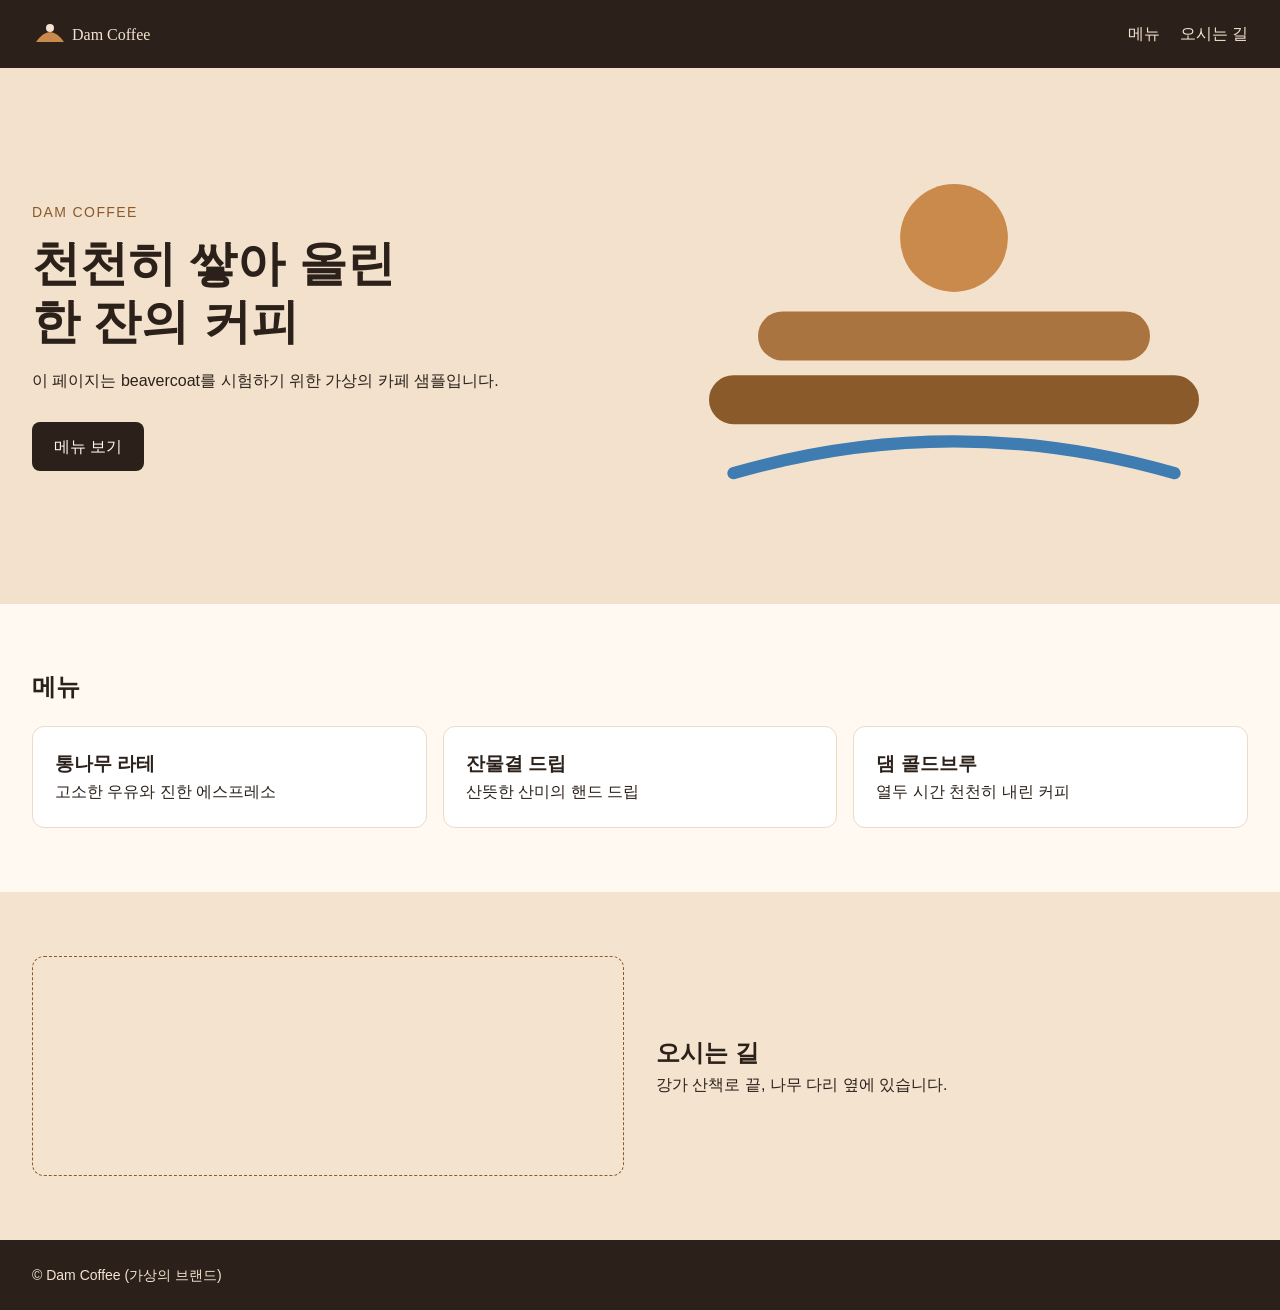
<file: samples/basic/index.html>
<!doctype html>
<html lang="ko">
<head>
<meta charset="utf-8">
<meta name="viewport" content="width=device-width, initial-scale=1">
<title>beavercoat sample</title>
<link rel="stylesheet" href="./style.css">
</head>
<body>
<header class="bar"><img class="logo" src="./assets/mark.svg" alt="Dam Coffee"><nav><a href="#menu">메뉴</a><a href="#visit">오시는 길</a></nav></header>
<main>
  <section class="hero" id="top">
    <div>
      <p class="eyebrow">DAM COFFEE</p>
      <h1>천천히 쌓아 올린<br>한 잔의 커피</h1>
      <p class="lead">이 페이지는 beavercoat를 시험하기 위한 가상의 카페 샘플입니다.</p>
      <a class="btn" href="#menu">메뉴 보기</a>
    </div>
    <svg class="dam" viewBox="0 0 240 160" role="img" aria-label="겹겹이 쌓인 통나무 그림">
      <rect x="20" y="96" width="200" height="20" rx="10" fill="#8A5A2B"/>
      <rect x="40" y="70" width="160" height="20" rx="10" fill="#A9743F"/>
      <circle cx="120" cy="40" r="22" fill="#C98A4B"/>
      <path d="M30 136 Q120 110 210 136" fill="none" stroke="#3E7CB1" stroke-width="5" stroke-linecap="round"/>
    </svg>
  </section>
  <section class="menu" id="menu">
    <h2>메뉴</h2>
    <div class="cards">
      <article class="card"><h3>통나무 라테</h3><p>고소한 우유와 진한 에스프레소</p></article>
      <article class="card"><h3>잔물결 드립</h3><p>산뜻한 산미의 핸드 드립</p></article>
      <article class="card"><h3>댐 콜드브루</h3><p>열두 시간 천천히 내린 커피</p></article>
    </div>
  </section>
  <section class="visit" id="visit">
    <div class="slot"></div>
    <div>
      <h2>오시는 길</h2>
      <p>강가 산책로 끝, 나무 다리 옆에 있습니다.</p>
    </div>
  </section>
</main>
<footer class="foot"><p>© Dam Coffee (가상의 브랜드)</p></footer>
</body>
</html>
</file>
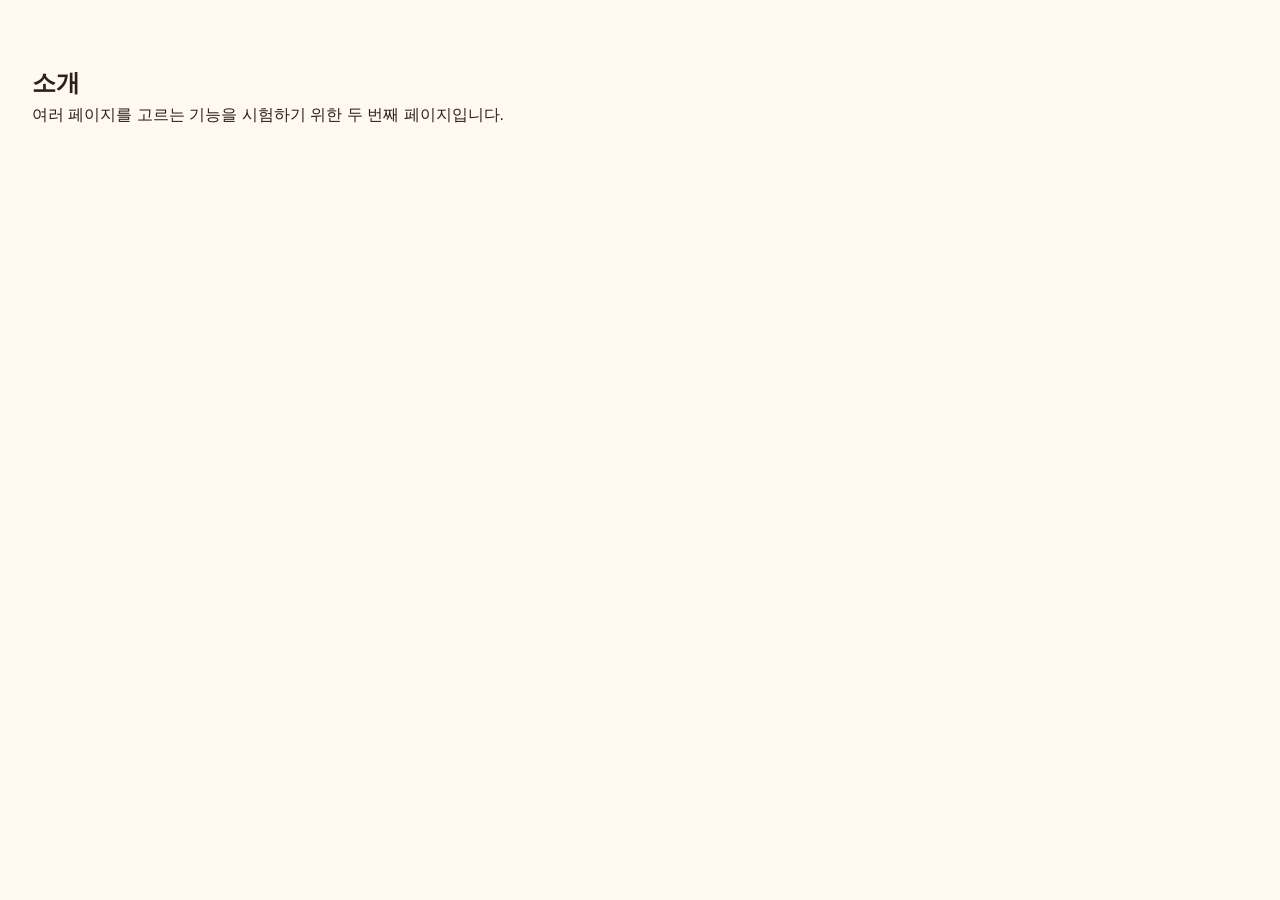
<file: samples/basic/about.html>
<!doctype html>
<html lang="ko">
<head>
<meta charset="utf-8">
<title>beavercoat sample - about</title>
<link rel="stylesheet" href="./style.css">
</head>
<body>
<section class="menu"><h2>소개</h2><p>여러 페이지를 고르는 기능을 시험하기 위한 두 번째 페이지입니다.</p></section>
</body>
</html>
</file>
<file: samples/basic/style.css>
* { box-sizing: border-box; }
body { margin: 0; font-family: -apple-system, BlinkMacSystemFont, "Apple SD Gothic Neo", "Malgun Gothic", sans-serif; color: #2B211A; background: #FFF9F1; line-height: 1.6; }
h1, h2, h3, p { margin: 0; }
.bar { display: flex; justify-content: space-between; align-items: center; padding: 16px 32px; background: #2B211A; }
.bar a { color: #F4E3CF; margin-left: 20px; text-decoration: none; }
.logo { height: 36px; display: block; }
.hero { display: grid; grid-template-columns: 1fr 1fr; gap: 40px; align-items: center; padding: 72px 32px; background: url("./assets/grain.png") #F4E3CF; }
.eyebrow { font-size: 14px; letter-spacing: .1em; color: #8A5A2B; margin-bottom: 12px; }
h1 { font-size: 48px; line-height: 1.2; }
.lead { margin: 18px 0 28px; }
.btn { display: inline-block; padding: 12px 22px; background: #2B211A; color: #FFF9F1; border-radius: 8px; text-decoration: none; }
.dam { width: 100%; height: auto; display: block; }
.menu { padding: 64px 32px; }
.cards { display: grid; grid-template-columns: repeat(3, 1fr); gap: 16px; margin-top: 20px; }
.card { background: #fff; padding: 22px; border-radius: 12px; border: 1px solid #EADBC8; }
.visit { display: grid; grid-template-columns: 1fr 1fr; gap: 32px; padding: 64px 32px; background: #F4E3CF; align-items: center; }
.slot { min-height: 220px; border: 1px dashed #8A5A2B; border-radius: 12px; }
.foot { padding: 24px 32px; background: #2B211A; color: #F4E3CF; font-size: 14px; }
@media (max-width: 720px) {
  .hero, .visit { grid-template-columns: 1fr; padding: 40px 20px; }
  .cards { grid-template-columns: 1fr; }
  h1 { font-size: 36px; }
}
</file>
